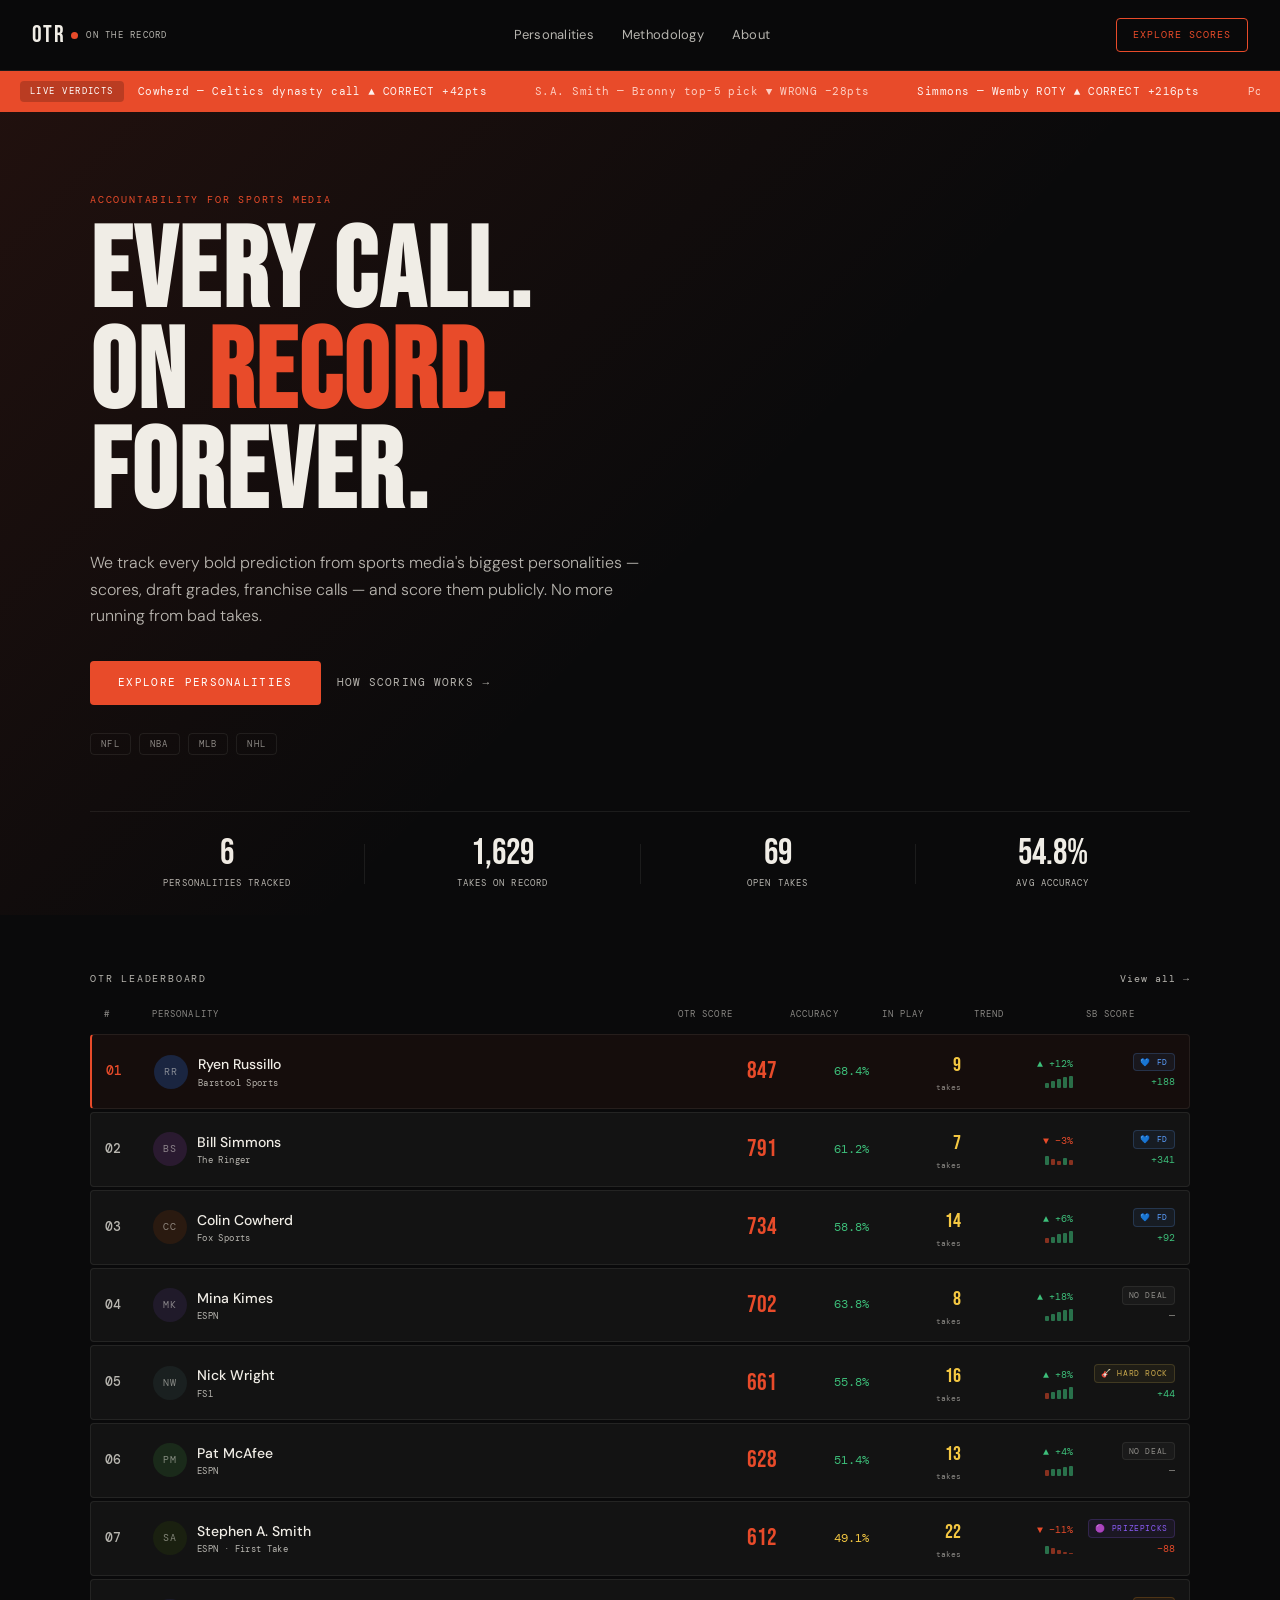
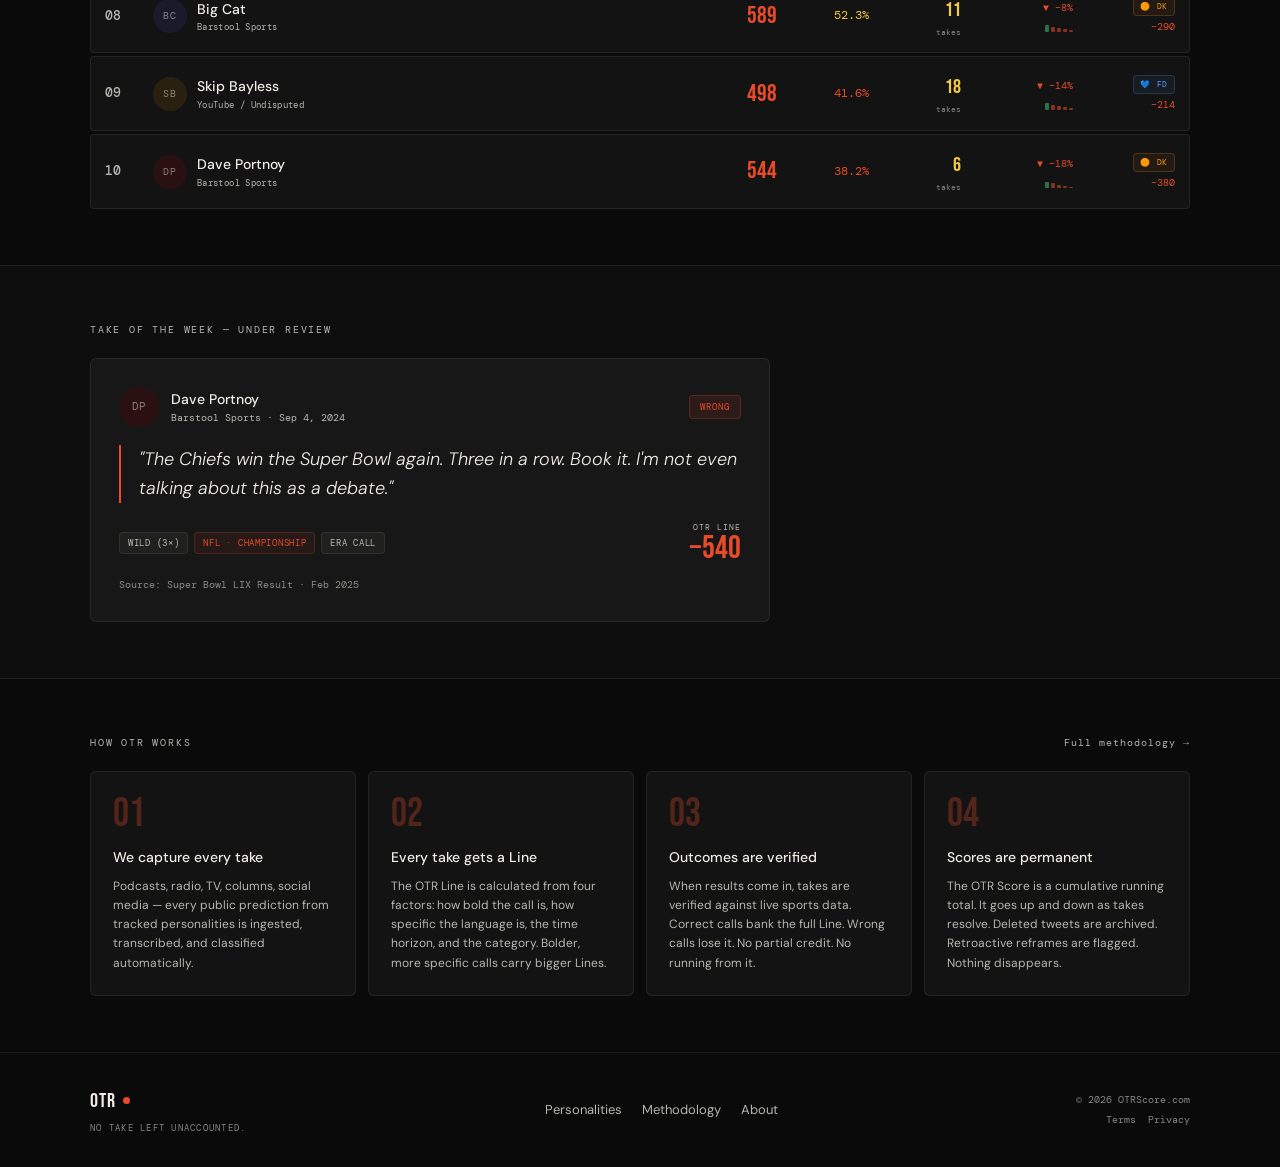
<file: index.html>
<!DOCTYPE html>
<html lang="en">
<head>
<meta charset="UTF-8">
<meta name="viewport" content="width=device-width, initial-scale=1.0">
<meta name="description" content="OTR holds sports media's biggest personalities accountable for every prediction, hot take, and bold call — scored publicly, permanently.">
<meta property="og:title" content="OTR — On The Record">
<meta property="og:description" content="Every take. On record. Forever.">
<meta property="og:image" content="/images/og-image.jpg">
<meta property="og:url" content="https://otrscore.com">
<meta name="twitter:card" content="summary_large_image">
<title>OTR — On The Record | Sports Media Accountability</title>
<link rel="icon" type="image/svg+xml" href="/favicon.svg">
<link rel="preconnect" href="https://fonts.googleapis.com">
<link rel="preconnect" href="https://fonts.gstatic.com" crossorigin>
<link href="https://fonts.googleapis.com/css2?family=Bebas+Neue&family=DM+Mono:wght@400;500&family=DM+Sans:ital,wght@0,300;0,400;0,500;1,300&display=swap" rel="stylesheet">
<link rel="stylesheet" href="/styles/main.css">
</head>
<body>

<!-- NAV -->
<nav class="nav" id="nav">
  <a href="/" class="nav-logo">
    OTR <div class="nav-logo-dot"></div>
    <span class="nav-logo-sub">On The Record</span>
  </a>
  <div class="nav-links">
    <a href="/personalities.html">Personalities</a>
    <a href="/methodology.html">Methodology</a>
    <a href="/about.html">About</a>
  </div>
  <a href="/personalities.html" class="nav-cta">Explore Scores</a>
  <button class="nav-mobile-toggle" id="mobileToggle" aria-label="Menu">&#9776;</button>
</nav>

<!-- MOBILE NAV -->
<div class="mobile-nav" id="mobileNav">
  <a href="/personalities.html">Personalities</a>
  <a href="/methodology.html">Methodology</a>
  <a href="/about.html">About</a>
</div>

<!-- LIVE TICKER -->
<div class="ticker-bar" aria-label="Live verdicts">
  <div class="ticker-label">Live Verdicts</div>
  <div class="ticker-track">
    <div class="ticker-items" id="tickerItems">
      <span class="ticker-item up">Cowherd — Celtics dynasty call ▲ CORRECT +42pts</span>
      <span class="ticker-item down">S.A. Smith — Bronny top-5 pick ▼ WRONG −28pts</span>
      <span class="ticker-item up">Simmons — Wemby ROTY ▲ CORRECT +216pts</span>
      <span class="ticker-item down">Portnoy — Chiefs 3-peat ▼ WRONG −540pts</span>
      <span class="ticker-item up">Russillo — Lakers miss playoffs ▲ CORRECT +33pts</span>
      <span class="ticker-item down">Big Cat — Bears win 12 games ▼ WRONG −41pts</span>
      <span class="ticker-item up">Simmons — Celtics cover −220 💙 FD ▲ CORRECT +82pts</span>
      <span class="ticker-item down">Portnoy — Knicks +7.5 live 🟠 DK ▼ WRONG −248pts</span>
      <!-- duplicated for seamless loop -->
      <span class="ticker-item up">Cowherd — Celtics dynasty call ▲ CORRECT +42pts</span>
      <span class="ticker-item down">S.A. Smith — Bronny top-5 pick ▼ WRONG −28pts</span>
      <span class="ticker-item up">Simmons — Wemby ROTY ▲ CORRECT +216pts</span>
      <span class="ticker-item down">Portnoy — Chiefs 3-peat ▼ WRONG −540pts</span>
      <span class="ticker-item up">Russillo — Lakers miss playoffs ▲ CORRECT +33pts</span>
      <span class="ticker-item down">Big Cat — Bears win 12 games ▼ WRONG −41pts</span>
      <span class="ticker-item up">Simmons — Celtics cover −220 💙 FD ▲ CORRECT +82pts</span>
      <span class="ticker-item down">Portnoy — Knicks +7.5 live 🟠 DK ▼ WRONG −248pts</span>
    </div>
  </div>
</div>

<!-- HERO -->
<section class="hero">
  <div class="hero-bg"></div>
  <div class="hero-content">
    <div class="hero-eyebrow">Accountability for sports media</div>
    <h1 class="hero-headline">
      Every call.<br>
      On <span class="hero-red">Record.</span><br>
      Forever.
    </h1>
    <p class="hero-sub">We track every bold prediction from sports media's biggest personalities — scores, draft grades, franchise calls — and score them publicly. No more running from bad takes.</p>
    <div class="hero-actions">
      <a href="/personalities.html" class="btn-primary">Explore Personalities</a>
      <a href="/methodology.html" class="btn-ghost">How scoring works →</a>
    </div>
    <div class="hero-sports">
      <span class="sport-tag">NFL</span>
      <span class="sport-tag">NBA</span>
      <span class="sport-tag">MLB</span>
      <span class="sport-tag">NHL</span>
    </div>
  </div>
  <div class="hero-stat-strip">
    <div class="hero-stat">
      <div class="hero-stat-val">6</div>
      <div class="hero-stat-label">Personalities tracked</div>
    </div>
    <div class="hero-stat-div"></div>
    <div class="hero-stat">
      <div class="hero-stat-val">1,629</div>
      <div class="hero-stat-label">Takes on record</div>
    </div>
    <div class="hero-stat-div"></div>
    <div class="hero-stat">
      <div class="hero-stat-val">69</div>
      <div class="hero-stat-label">Open takes</div>
    </div>
    <div class="hero-stat-div"></div>
    <div class="hero-stat">
      <div class="hero-stat-val">54.8%</div>
      <div class="hero-stat-label">Avg accuracy</div>
    </div>
  </div>
</section>

<!-- LEADERBOARD -->
<section class="section" id="leaderboard">
  <div class="section-inner">
    <div class="section-head">
      <div class="section-label">OTR Leaderboard</div>
      <a href="/personalities.html" class="section-link">View all →</a>
    </div>

    <div class="lb-table">
      <div class="lb-header">
        <span class="lb-h-rank">#</span>
        <span class="lb-h-name">Personality</span>
        <span class="lb-h-score">OTR Score</span>
        <span class="lb-h-acc">Accuracy</span>
        <span class="lb-h-pending">In Play</span>
        <span class="lb-h-trend">Trend</span>
        <span class="lb-h-sb">SB Score</span>
      </div>

      <a href="/personality/ryen-russillo.html" class="lb-row top">
        <div class="lb-rank top">01</div>
        <div class="lb-identity">
          <div class="lb-avatar" style="background:#1a2540">RR</div>
          <div>
            <div class="lb-name">Ryen Russillo</div>
            <div class="lb-outlet">Barstool Sports</div>
          </div>
        </div>
        <div class="lb-score">847</div>
        <div class="lb-acc up">68.4%</div>
        <div class="lb-pending">
          <span class="pending-num">9</span>
          <span class="pending-label">takes</span>
        </div>
        <div class="lb-trend up">▲ +12%
          <div class="mini-spark">
            <div class="ms" style="height:35%;background:#3DBF7A"></div>
            <div class="ms" style="height:55%;background:#3DBF7A"></div>
            <div class="ms" style="height:75%;background:#3DBF7A"></div>
            <div class="ms" style="height:90%;background:#3DBF7A"></div>
            <div class="ms" style="height:100%;background:#3DBF7A"></div>
          </div>
        </div>
        <div class="lb-sb">
          <div class="sb-flag fd">💙 FD</div>
          <div class="sb-num pos">+188</div>
        </div>
      </a>

      <a href="/personality/bill-simmons.html" class="lb-row">
        <div class="lb-rank">02</div>
        <div class="lb-identity">
          <div class="lb-avatar" style="background:#2a1a30">BS</div>
          <div>
            <div class="lb-name">Bill Simmons</div>
            <div class="lb-outlet">The Ringer</div>
          </div>
        </div>
        <div class="lb-score">791</div>
        <div class="lb-acc up">61.2%</div>
        <div class="lb-pending">
          <span class="pending-num">7</span>
          <span class="pending-label">takes</span>
        </div>
        <div class="lb-trend down">▼ −3%
          <div class="mini-spark">
            <div class="ms" style="height:80%;background:#3DBF7A"></div>
            <div class="ms" style="height:55%;background:#E84B2A"></div>
            <div class="ms" style="height:40%;background:#E84B2A"></div>
            <div class="ms" style="height:60%;background:#3DBF7A"></div>
            <div class="ms" style="height:45%;background:#E84B2A"></div>
          </div>
        </div>
        <div class="lb-sb">
          <div class="sb-flag fd">💙 FD</div>
          <div class="sb-num pos">+341</div>
        </div>
      </a>

      <a href="/personality/colin-cowherd.html" class="lb-row">
        <div class="lb-rank">03</div>
        <div class="lb-identity">
          <div class="lb-avatar" style="background:#2a1a10">CC</div>
          <div>
            <div class="lb-name">Colin Cowherd</div>
            <div class="lb-outlet">Fox Sports</div>
          </div>
        </div>
        <div class="lb-score">734</div>
        <div class="lb-acc up">58.8%</div>
        <div class="lb-pending">
          <span class="pending-num">14</span>
          <span class="pending-label">takes</span>
        </div>
        <div class="lb-trend up">▲ +6%
          <div class="mini-spark">
            <div class="ms" style="height:40%;background:#E84B2A"></div>
            <div class="ms" style="height:55%;background:#3DBF7A"></div>
            <div class="ms" style="height:72%;background:#3DBF7A"></div>
            <div class="ms" style="height:88%;background:#3DBF7A"></div>
            <div class="ms" style="height:100%;background:#3DBF7A"></div>
          </div>
        </div>
        <div class="lb-sb">
          <div class="sb-flag fd">💙 FD</div>
          <div class="sb-num pos">+92</div>
        </div>
      </a>

      <a href="/personality/mina-kimes.html" class="lb-row">
        <div class="lb-rank">04</div>
        <div class="lb-identity">
          <div class="lb-avatar" style="background:#201a2a">MK</div>
          <div>
            <div class="lb-name">Mina Kimes</div>
            <div class="lb-outlet">ESPN</div>
          </div>
        </div>
        <div class="lb-score">702</div>
        <div class="lb-acc up">63.8%</div>
        <div class="lb-pending">
          <span class="pending-num">8</span>
          <span class="pending-label">takes</span>
        </div>
        <div class="lb-trend up">▲ +18%
          <div class="mini-spark">
            <div class="ms" style="height:40%;background:#3DBF7A"></div>
            <div class="ms" style="height:58%;background:#3DBF7A"></div>
            <div class="ms" style="height:74%;background:#3DBF7A"></div>
            <div class="ms" style="height:88%;background:#3DBF7A"></div>
            <div class="ms" style="height:100%;background:#3DBF7A"></div>
          </div>
        </div>
        <div class="lb-sb">
          <div class="sb-flag none">No deal</div>
          <div class="sb-num na">—</div>
        </div>
      </a>

      <a href="/personality/nick-wright.html" class="lb-row">
        <div class="lb-rank">05</div>
        <div class="lb-identity">
          <div class="lb-avatar" style="background:#1a2020">NW</div>
          <div>
            <div class="lb-name">Nick Wright</div>
            <div class="lb-outlet">FS1</div>
          </div>
        </div>
        <div class="lb-score">661</div>
        <div class="lb-acc up">55.8%</div>
        <div class="lb-pending">
          <span class="pending-num">16</span>
          <span class="pending-label">takes</span>
        </div>
        <div class="lb-trend up">▲ +8%
          <div class="mini-spark">
            <div class="ms" style="height:45%;background:#E84B2A"></div>
            <div class="ms" style="height:55%;background:#3DBF7A"></div>
            <div class="ms" style="height:70%;background:#3DBF7A"></div>
            <div class="ms" style="height:85%;background:#3DBF7A"></div>
            <div class="ms" style="height:100%;background:#3DBF7A"></div>
          </div>
        </div>
        <div class="lb-sb">
          <div class="sb-flag" style="background:rgba(201,168,76,0.07);color:#C9A84C;border:1px solid rgba(201,168,76,0.2)">🎸 Hard Rock</div>
          <div class="sb-num pos">+44</div>
        </div>
      </a>

      <a href="/personality/pat-mcafee.html" class="lb-row">
        <div class="lb-rank">06</div>
        <div class="lb-identity">
          <div class="lb-avatar" style="background:#1a2a1a">PM</div>
          <div>
            <div class="lb-name">Pat McAfee</div>
            <div class="lb-outlet">ESPN</div>
          </div>
        </div>
        <div class="lb-score">628</div>
        <div class="lb-acc up">51.4%</div>
        <div class="lb-pending">
          <span class="pending-num">13</span>
          <span class="pending-label">takes</span>
        </div>
        <div class="lb-trend up">▲ +4%
          <div class="mini-spark">
            <div class="ms" style="height:50%;background:#E84B2A"></div>
            <div class="ms" style="height:60%;background:#3DBF7A"></div>
            <div class="ms" style="height:65%;background:#3DBF7A"></div>
            <div class="ms" style="height:80%;background:#3DBF7A"></div>
            <div class="ms" style="height:90%;background:#3DBF7A"></div>
          </div>
        </div>
        <div class="lb-sb">
          <div class="sb-flag none">No deal</div>
          <div class="sb-num na">—</div>
        </div>
      </a>

      <a href="/personality/stephen-a-smith.html" class="lb-row">
        <div class="lb-rank">07</div>
        <div class="lb-identity">
          <div class="lb-avatar" style="background:#1a2010">SA</div>
          <div>
            <div class="lb-name">Stephen A. Smith</div>
            <div class="lb-outlet">ESPN · First Take</div>
          </div>
        </div>
        <div class="lb-score">612</div>
        <div class="lb-acc mid">49.1%</div>
        <div class="lb-pending">
          <span class="pending-num">22</span>
          <span class="pending-label">takes</span>
        </div>
        <div class="lb-trend down">▼ −11%
          <div class="mini-spark">
            <div class="ms" style="height:70%;background:#3DBF7A"></div>
            <div class="ms" style="height:50%;background:#E84B2A"></div>
            <div class="ms" style="height:35%;background:#E84B2A"></div>
            <div class="ms" style="height:22%;background:#E84B2A"></div>
            <div class="ms" style="height:14%;background:#E84B2A"></div>
          </div>
        </div>
        <div class="lb-sb">
          <div class="sb-flag" style="background:rgba(139,92,246,0.07);color:#8B5CF6;border:1px solid rgba(139,92,246,0.2)">🟣 PrizePicks</div>
          <div class="sb-num neg">−88</div>
        </div>
      </a>

      <a href="/personality/big-cat.html" class="lb-row">
        <div class="lb-rank">08</div>
        <div class="lb-identity">
          <div class="lb-avatar" style="background:#1a1a2a">BC</div>
          <div>
            <div class="lb-name">Big Cat</div>
            <div class="lb-outlet">Barstool Sports</div>
          </div>
        </div>
        <div class="lb-score">589</div>
        <div class="lb-acc mid">52.3%</div>
        <div class="lb-pending">
          <span class="pending-num">11</span>
          <span class="pending-label">takes</span>
        </div>
        <div class="lb-trend down">▼ −8%
          <div class="mini-spark">
            <div class="ms" style="height:60%;background:#3DBF7A"></div>
            <div class="ms" style="height:45%;background:#E84B2A"></div>
            <div class="ms" style="height:36%;background:#E84B2A"></div>
            <div class="ms" style="height:28%;background:#E84B2A"></div>
            <div class="ms" style="height:20%;background:#E84B2A"></div>
          </div>
        </div>
        <div class="lb-sb">
          <div class="sb-flag dk">🟠 DK</div>
          <div class="sb-num neg">−290</div>
        </div>
      </a>

      <a href="/personality/skip-bayless.html" class="lb-row">
        <div class="lb-rank">09</div>
        <div class="lb-identity">
          <div class="lb-avatar" style="background:#2a2010">SB</div>
          <div>
            <div class="lb-name">Skip Bayless</div>
            <div class="lb-outlet">YouTube / Undisputed</div>
          </div>
        </div>
        <div class="lb-score">498</div>
        <div class="lb-acc down">41.6%</div>
        <div class="lb-pending">
          <span class="pending-num">18</span>
          <span class="pending-label">takes</span>
        </div>
        <div class="lb-trend down">▼ −14%
          <div class="mini-spark">
            <div class="ms" style="height:55%;background:#3DBF7A"></div>
            <div class="ms" style="height:40%;background:#E84B2A"></div>
            <div class="ms" style="height:30%;background:#E84B2A"></div>
            <div class="ms" style="height:20%;background:#E84B2A"></div>
            <div class="ms" style="height:12%;background:#E84B2A"></div>
          </div>
        </div>
        <div class="lb-sb">
          <div class="sb-flag fd">💙 FD</div>
          <div class="sb-num neg">−214</div>
        </div>
      </a>

      <a href="/personality/dave-portnoy.html" class="lb-row">
        <div class="lb-rank">10</div>
        <div class="lb-identity">
          <div class="lb-avatar" style="background:#2a1010">DP</div>
          <div>
            <div class="lb-name">Dave Portnoy</div>
            <div class="lb-outlet">Barstool Sports</div>
          </div>
        </div>
        <div class="lb-score">544</div>
        <div class="lb-acc down">38.2%</div>
        <div class="lb-pending">
          <span class="pending-num">6</span>
          <span class="pending-label">takes</span>
        </div>
        <div class="lb-trend down">▼ −18%
          <div class="mini-spark">
            <div class="ms" style="height:50%;background:#3DBF7A"></div>
            <div class="ms" style="height:35%;background:#E84B2A"></div>
            <div class="ms" style="height:25%;background:#E84B2A"></div>
            <div class="ms" style="height:15%;background:#E84B2A"></div>
            <div class="ms" style="height:8%;background:#E84B2A"></div>
          </div>
        </div>
        <div class="lb-sb">
          <div class="sb-flag dk">🟠 DK</div>
          <div class="sb-num neg">−380</div>
        </div>
      </a>
    </div>
  </div>
</section>

<!-- FEATURED TAKE -->
<section class="section alt" id="featured">
  <div class="section-inner">
    <div class="section-head">
      <div class="section-label">Take of the Week — Under Review</div>
    </div>
    <div class="featured-take">
      <div class="ft-who">
        <div class="ft-avatar" style="background:#2a1010">DP</div>
        <div>
          <div class="ft-name">Dave Portnoy</div>
          <div class="ft-outlet">Barstool Sports · Sep 4, 2024</div>
        </div>
        <div class="ft-verdict wrong">WRONG</div>
      </div>
      <blockquote class="ft-quote">
        "The Chiefs win the Super Bowl again. Three in a row. Book it. I'm not even talking about this as a debate."
      </blockquote>
      <div class="ft-meta">
        <div class="ft-tags">
          <span class="call-tag diff">Wild (3×)</span>
          <span class="call-tag cat">NFL · Championship</span>
          <span class="call-tag horizon">Era call</span>
        </div>
        <div class="ft-line">
          <div class="ft-line-label">OTR Line</div>
          <div class="ft-line-num wrong">−540</div>
        </div>
      </div>
      <div class="ft-source">Source: Super Bowl LIX Result · Feb 2025</div>
    </div>
  </div>
</section>

<!-- HOW IT WORKS -->
<section class="section" id="how">
  <div class="section-inner">
    <div class="section-head">
      <div class="section-label">How OTR Works</div>
      <a href="/methodology.html" class="section-link">Full methodology →</a>
    </div>
    <div class="how-grid">
      <div class="how-card">
        <div class="how-num">01</div>
        <div class="how-title">We capture every take</div>
        <div class="how-desc">Podcasts, radio, TV, columns, social media — every public prediction from tracked personalities is ingested, transcribed, and classified automatically.</div>
      </div>
      <div class="how-card">
        <div class="how-num">02</div>
        <div class="how-title">Every take gets a Line</div>
        <div class="how-desc">The OTR Line is calculated from four factors: how bold the call is, how specific the language is, the time horizon, and the category. Bolder, more specific calls carry bigger Lines.</div>
      </div>
      <div class="how-card">
        <div class="how-num">03</div>
        <div class="how-title">Outcomes are verified</div>
        <div class="how-desc">When results come in, takes are verified against live sports data. Correct calls bank the full Line. Wrong calls lose it. No partial credit. No running from it.</div>
      </div>
      <div class="how-card">
        <div class="how-num">04</div>
        <div class="how-title">Scores are permanent</div>
        <div class="how-desc">The OTR Score is a cumulative running total. It goes up and down as takes resolve. Deleted tweets are archived. Retroactive reframes are flagged. Nothing disappears.</div>
      </div>
    </div>
  </div>
</section>

<!-- FOOTER -->
<footer class="footer">
  <div class="footer-inner">
    <div class="footer-left">
      <div class="footer-logo">OTR <div class="nav-logo-dot"></div></div>
      <div class="footer-tagline">No take left unaccounted.</div>
    </div>
    <div class="footer-links">
      <a href="/personalities.html">Personalities</a>
      <a href="/methodology.html">Methodology</a>
      <a href="/about.html">About</a>
    </div>
    <div class="footer-right">
      <div class="footer-copy">© 2026 OTRScore.com</div>
      <div class="footer-legal">
        <a href="/terms.html">Terms</a>
        <a href="/privacy.html">Privacy</a>
      </div>
    </div>
  </div>
</footer>

<script src="/scripts/main.js"></script>
</body>
</html>
</file>
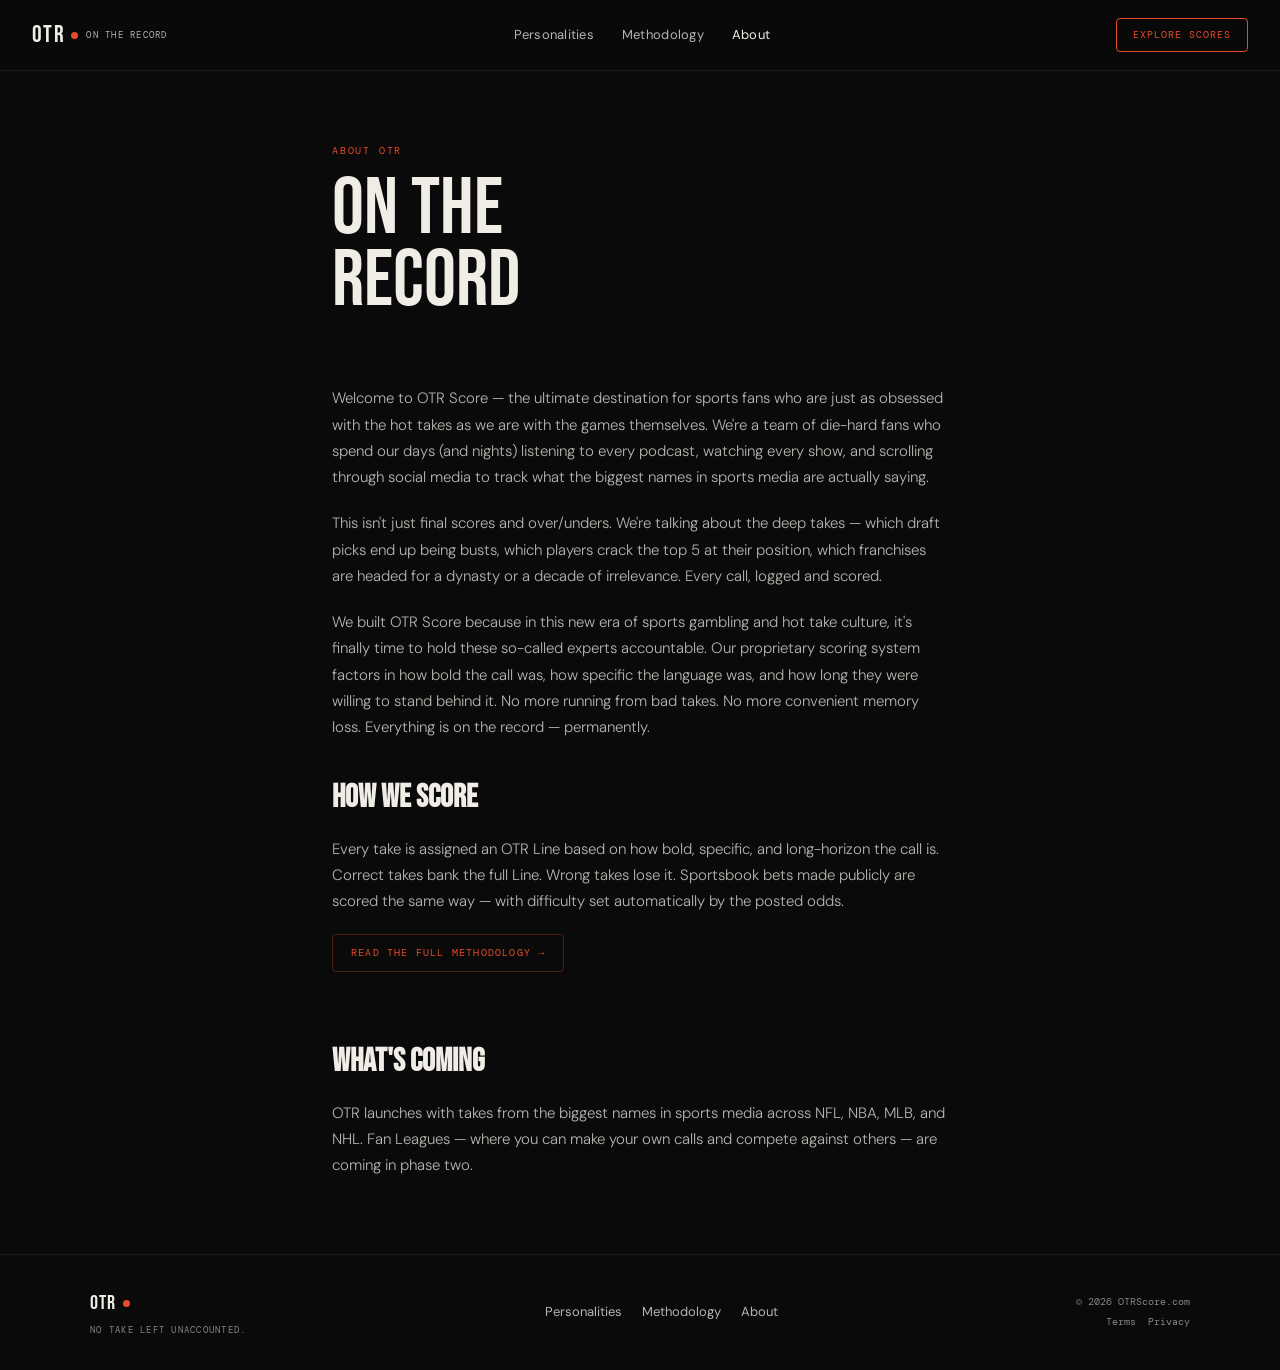
<file: about.html>
<!DOCTYPE html>
<html lang="en">
<head>
<meta charset="UTF-8">
<meta name="viewport" content="width=device-width, initial-scale=1.0">
<meta name="description" content="About OTR — On The Record. Sports media accountability, scored.">
<title>About — OTRScore.com</title>
<link rel="icon" type="image/svg+xml" href="/favicon.svg">
<link rel="preconnect" href="https://fonts.googleapis.com">
<link rel="preconnect" href="https://fonts.gstatic.com" crossorigin>
<link href="https://fonts.googleapis.com/css2?family=Bebas+Neue&family=DM+Mono:wght@400;500&family=DM+Sans:ital,wght@0,300;0,400;0,500;1,300&display=swap" rel="stylesheet">
<link rel="stylesheet" href="/styles/main.css">
</head>
<body>

<nav class="nav" id="nav">
  <a href="/" class="nav-logo">OTR <div class="nav-logo-dot"></div><span class="nav-logo-sub">On The Record</span></a>
  <div class="nav-links">
    <a href="/personalities.html">Personalities</a>
    <a href="/methodology.html">Methodology</a>
    <a href="/about.html" style="color:var(--ink)">About</a>
  </div>
  <a href="/personalities.html" class="nav-cta">Explore Scores</a>
  <button class="nav-mobile-toggle" id="mobileToggle" aria-label="Menu">&#9776;</button>
</nav>
<div class="mobile-nav" id="mobileNav">
  <a href="/personalities.html">Personalities</a>
  <a href="/methodology.html">Methodology</a>
  <a href="/about.html">About</a>
</div>

<div class="about-hero">
  <div class="method-hero-label">About OTR</div>
  <div class="method-hero-title">On The<br>Record</div>
</div>

<div class="about-body">
  <p>Welcome to OTR Score — the ultimate destination for sports fans who are just as obsessed with the hot takes as we are with the games themselves. We're a team of die-hard fans who spend our days (and nights) listening to every podcast, watching every show, and scrolling through social media to track what the biggest names in sports media are actually saying.</p>
  <p>This isn't just final scores and over/unders. We're talking about the deep takes — which draft picks end up being busts, which players crack the top 5 at their position, which franchises are headed for a dynasty or a decade of irrelevance. Every call, logged and scored.</p>
  <p>We built OTR Score because in this new era of sports gambling and hot take culture, it's finally time to hold these so-called experts accountable. Our proprietary scoring system factors in how bold the call was, how specific the language was, and how long they were willing to stand behind it. No more running from bad takes. No more convenient memory loss. Everything is on the record — permanently.</p>
  <h2>How we score</h2>
  <p>Every take is assigned an OTR Line based on how bold, specific, and long-horizon the call is. Correct takes bank the full Line. Wrong takes lose it. Sportsbook bets made publicly are scored the same way — with difficulty set automatically by the posted odds.</p>
  <a href="/methodology.html" style="display:inline-block;font-family:var(--font-mono);font-size:10px;letter-spacing:0.12em;text-transform:uppercase;color:var(--red);border:1px solid rgba(232,75,42,0.3);padding:10px 18px;border-radius:var(--radius);margin-bottom:32px;transition:background 0.15s" onmouseover="this.style.background='rgba(232,75,42,0.08)'" onmouseout="this.style.background='none'">Read the full methodology →</a>
  <h2>What's coming</h2>
  <p>OTR launches with takes from the biggest names in sports media across NFL, NBA, MLB, and NHL. Fan Leagues — where you can make your own calls and compete against others — are coming in phase two.</p>
</div>

<footer class="footer">
  <div class="footer-inner">
    <div class="footer-left">
      <div class="footer-logo">OTR <div class="nav-logo-dot"></div></div>
      <div class="footer-tagline">No take left unaccounted.</div>
    </div>
    <div class="footer-links">
      <a href="/personalities.html">Personalities</a>
      <a href="/methodology.html">Methodology</a>
      <a href="/about.html">About</a>
    </div>
    <div class="footer-right">
      <div class="footer-copy">© 2026 OTRScore.com</div>
      <div class="footer-legal"><a href="/terms.html">Terms</a><a href="/privacy.html">Privacy</a></div>
    </div>
  </div>
</footer>

<script src="/scripts/main.js"></script>
</body>
</html>
</file>
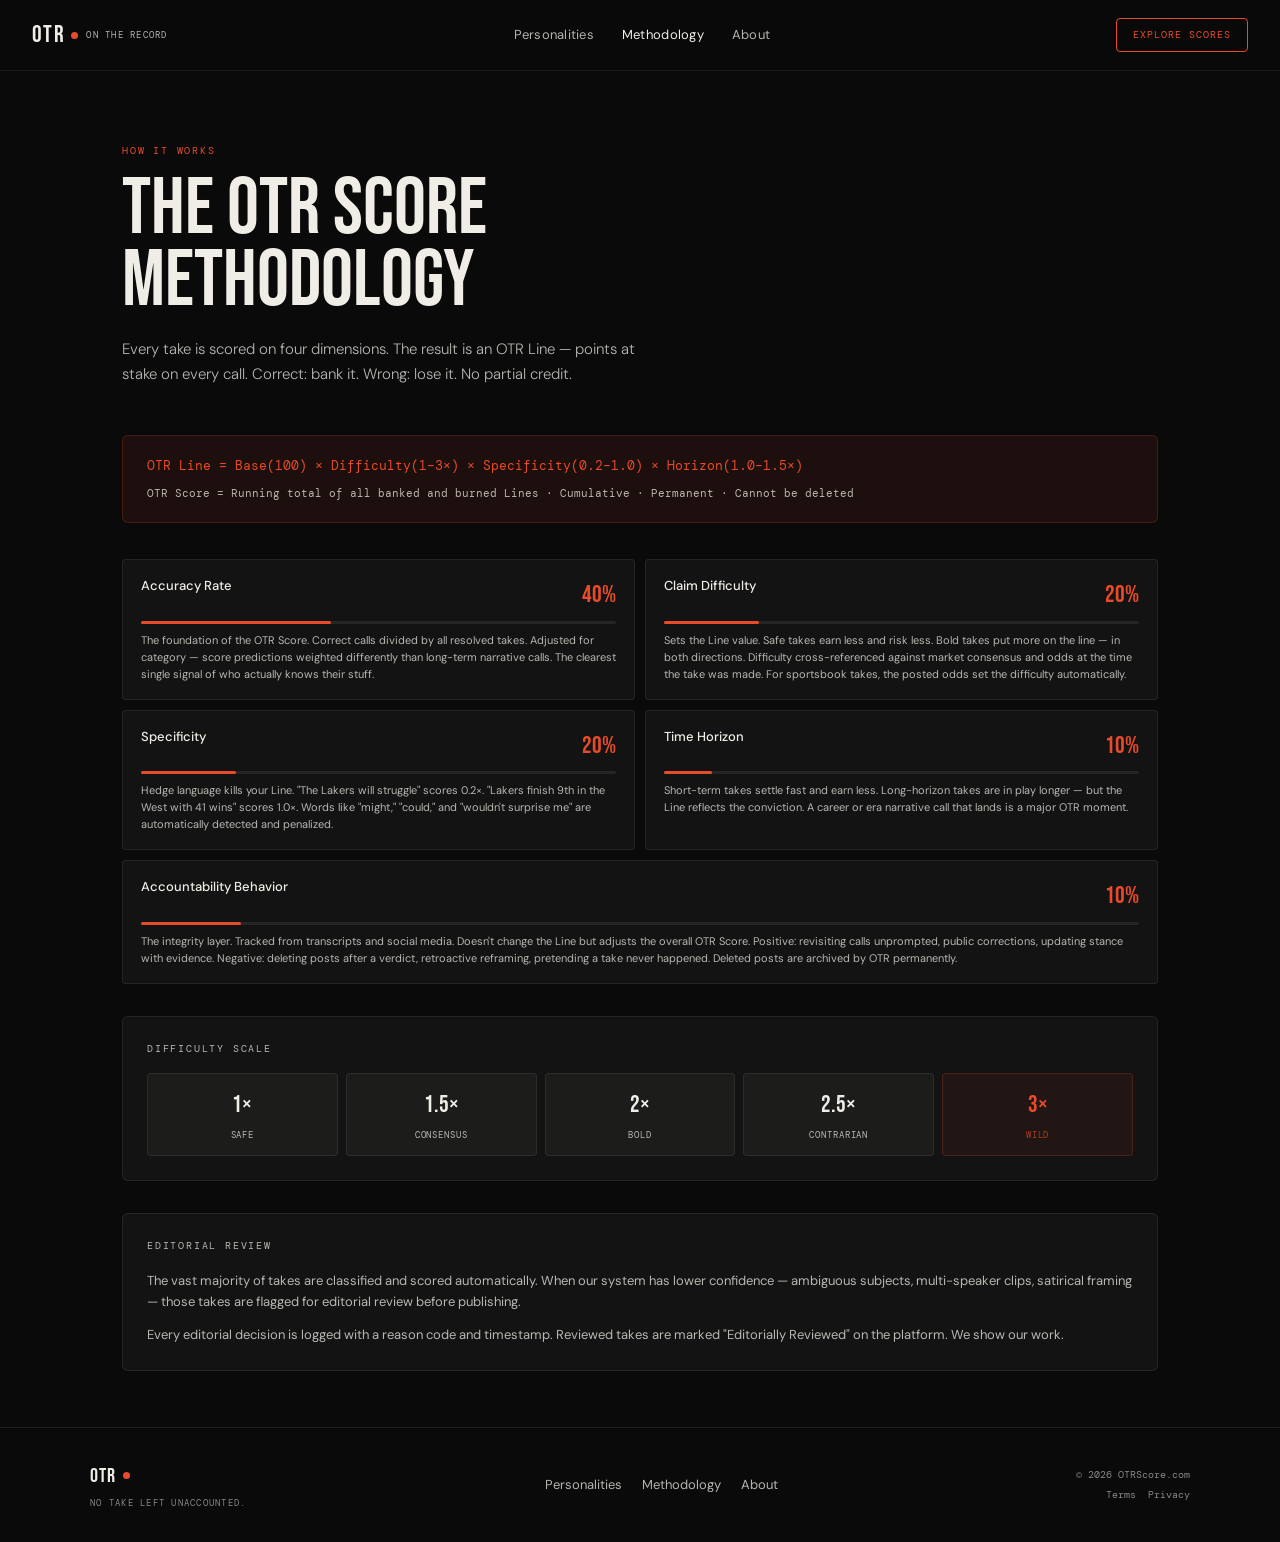
<file: methodology.html>
<!DOCTYPE html>
<html lang="en">
<head>
<meta charset="UTF-8">
<meta name="viewport" content="width=device-width, initial-scale=1.0">
<meta name="description" content="How the OTR Score works — the methodology behind scoring sports media takes.">
<title>Methodology — OTRScore.com</title>
<link rel="icon" type="image/svg+xml" href="/favicon.svg">
<link rel="preconnect" href="https://fonts.googleapis.com">
<link rel="preconnect" href="https://fonts.gstatic.com" crossorigin>
<link href="https://fonts.googleapis.com/css2?family=Bebas+Neue&family=DM+Mono:wght@400;500&family=DM+Sans:ital,wght@0,300;0,400;0,500;1,300&display=swap" rel="stylesheet">
<link rel="stylesheet" href="/styles/main.css">
</head>
<body>

<nav class="nav" id="nav">
  <a href="/" class="nav-logo">OTR <div class="nav-logo-dot"></div><span class="nav-logo-sub">On The Record</span></a>
  <div class="nav-links">
    <a href="/personalities.html">Personalities</a>
    <a href="/methodology.html" style="color:var(--ink)">Methodology</a>
    <a href="/about.html">About</a>
  </div>
  <a href="/personalities.html" class="nav-cta">Explore Scores</a>
  <button class="nav-mobile-toggle" id="mobileToggle" aria-label="Menu">&#9776;</button>
</nav>
<div class="mobile-nav" id="mobileNav">
  <a href="/personalities.html">Personalities</a>
  <a href="/methodology.html">Methodology</a>
  <a href="/about.html">About</a>
</div>

<div class="method-hero">
  <div class="method-hero-label">How it works</div>
  <div class="method-hero-title">The OTR Score<br>Methodology</div>
  <p class="method-hero-sub">Every take is scored on four dimensions. The result is an OTR Line — points at stake on every call. Correct: bank it. Wrong: lose it. No partial credit.</p>
</div>

<div class="method-body">

  <div class="method-formula">
    <div class="method-formula-main">OTR Line = Base(100) × Difficulty(1–3×) × Specificity(0.2–1.0) × Horizon(1.0–1.5×)</div>
    <div class="method-formula-sub">OTR Score = Running total of all banked and burned Lines · Cumulative · Permanent · Cannot be deleted</div>
  </div>

  <div class="method-dims">
    <div class="method-dim">
      <div class="method-dim-top"><div class="method-dim-name">Accuracy Rate</div><div class="method-dim-weight">40%</div></div>
      <div class="method-dim-bar-bg"><div class="method-dim-bar-fill" style="width:40%"></div></div>
      <div class="method-dim-desc">The foundation of the OTR Score. Correct calls divided by all resolved takes. Adjusted for category — score predictions weighted differently than long-term narrative calls. The clearest single signal of who actually knows their stuff.</div>
    </div>
    <div class="method-dim">
      <div class="method-dim-top"><div class="method-dim-name">Claim Difficulty</div><div class="method-dim-weight">20%</div></div>
      <div class="method-dim-bar-bg"><div class="method-dim-bar-fill" style="width:20%"></div></div>
      <div class="method-dim-desc">Sets the Line value. Safe takes earn less and risk less. Bold takes put more on the line — in both directions. Difficulty cross-referenced against market consensus and odds at the time the take was made. For sportsbook takes, the posted odds set the difficulty automatically.</div>
    </div>
    <div class="method-dim">
      <div class="method-dim-top"><div class="method-dim-name">Specificity</div><div class="method-dim-weight">20%</div></div>
      <div class="method-dim-bar-bg"><div class="method-dim-bar-fill" style="width:20%"></div></div>
      <div class="method-dim-desc">Hedge language kills your Line. "The Lakers will struggle" scores 0.2×. "Lakers finish 9th in the West with 41 wins" scores 1.0×. Words like "might," "could," and "wouldn't surprise me" are automatically detected and penalized.</div>
    </div>
    <div class="method-dim">
      <div class="method-dim-top"><div class="method-dim-name">Time Horizon</div><div class="method-dim-weight">10%</div></div>
      <div class="method-dim-bar-bg"><div class="method-dim-bar-fill" style="width:10%"></div></div>
      <div class="method-dim-desc">Short-term takes settle fast and earn less. Long-horizon takes are in play longer — but the Line reflects the conviction. A career or era narrative call that lands is a major OTR moment.</div>
    </div>
    <div class="method-dim full">
      <div class="method-dim-top"><div class="method-dim-name">Accountability Behavior</div><div class="method-dim-weight">10%</div></div>
      <div class="method-dim-bar-bg"><div class="method-dim-bar-fill" style="width:10%"></div></div>
      <div class="method-dim-desc">The integrity layer. Tracked from transcripts and social media. Doesn't change the Line but adjusts the overall OTR Score. Positive: revisiting calls unprompted, public corrections, updating stance with evidence. Negative: deleting posts after a verdict, retroactive reframing, pretending a take never happened. Deleted posts are archived by OTR permanently.</div>
    </div>
  </div>

  <div style="background:var(--surface);border:1px solid var(--border);border-radius:var(--radius-lg);padding:24px;margin-bottom:32px">
    <div class="section-label" style="margin-bottom:16px">Difficulty Scale</div>
    <div style="display:grid;grid-template-columns:repeat(5,1fr);gap:8px">
      <div style="background:rgba(240,237,230,0.04);border:1px solid var(--border);border-radius:var(--radius);padding:12px;text-align:center">
        <div style="font-family:var(--font-display);font-size:24px;color:var(--ink)">1×</div>
        <div style="font-family:var(--font-mono);font-size:9px;letter-spacing:0.1em;text-transform:uppercase;color:var(--muted);margin-top:4px">Safe</div>
      </div>
      <div style="background:rgba(240,237,230,0.04);border:1px solid var(--border);border-radius:var(--radius);padding:12px;text-align:center">
        <div style="font-family:var(--font-display);font-size:24px;color:var(--ink)">1.5×</div>
        <div style="font-family:var(--font-mono);font-size:9px;letter-spacing:0.1em;text-transform:uppercase;color:var(--muted);margin-top:4px">Consensus</div>
      </div>
      <div style="background:rgba(240,237,230,0.04);border:1px solid var(--border);border-radius:var(--radius);padding:12px;text-align:center">
        <div style="font-family:var(--font-display);font-size:24px;color:var(--ink)">2×</div>
        <div style="font-family:var(--font-mono);font-size:9px;letter-spacing:0.1em;text-transform:uppercase;color:var(--muted);margin-top:4px">Bold</div>
      </div>
      <div style="background:rgba(240,237,230,0.04);border:1px solid var(--border);border-radius:var(--radius);padding:12px;text-align:center">
        <div style="font-family:var(--font-display);font-size:24px;color:var(--ink)">2.5×</div>
        <div style="font-family:var(--font-mono);font-size:9px;letter-spacing:0.1em;text-transform:uppercase;color:var(--muted);margin-top:4px">Contrarian</div>
      </div>
      <div style="background:rgba(232,75,42,0.07);border:1px solid rgba(232,75,42,0.2);border-radius:var(--radius);padding:12px;text-align:center">
        <div style="font-family:var(--font-display);font-size:24px;color:var(--red)">3×</div>
        <div style="font-family:var(--font-mono);font-size:9px;letter-spacing:0.1em;text-transform:uppercase;color:var(--red);opacity:0.7;margin-top:4px">Wild</div>
      </div>
    </div>
  </div>

  <div style="background:var(--surface);border:1px solid var(--border);border-radius:var(--radius-lg);padding:24px">
    <div class="section-label" style="margin-bottom:16px">Editorial Review</div>
    <p style="font-size:13px;color:var(--muted);line-height:1.65;margin-bottom:12px">The vast majority of takes are classified and scored automatically. When our system has lower confidence — ambiguous subjects, multi-speaker clips, satirical framing — those takes are flagged for editorial review before publishing.</p>
    <p style="font-size:13px;color:var(--muted);line-height:1.65">Every editorial decision is logged with a reason code and timestamp. Reviewed takes are marked "Editorially Reviewed" on the platform. We show our work.</p>
  </div>

</div>

<footer class="footer">
  <div class="footer-inner">
    <div class="footer-left">
      <div class="footer-logo">OTR <div class="nav-logo-dot"></div></div>
      <div class="footer-tagline">No take left unaccounted.</div>
    </div>
    <div class="footer-links">
      <a href="/personalities.html">Personalities</a>
      <a href="/methodology.html">Methodology</a>
      <a href="/about.html">About</a>
    </div>
    <div class="footer-right">
      <div class="footer-copy">© 2026 OTRScore.com</div>
      <div class="footer-legal"><a href="/terms.html">Terms</a><a href="/privacy.html">Privacy</a></div>
    </div>
  </div>
</footer>

<script src="/scripts/main.js"></script>
</body>
</html>
</file>
<file: styles/main.css>
/* ============================================
   OTRScore.com — Main Stylesheet
   ============================================ */

/* FONTS */
@import url('https://fonts.googleapis.com/css2?family=Bebas+Neue&family=DM+Mono:wght@400;500&family=DM+Sans:ital,wght@0,300;0,400;0,500;1,300&display=swap');

/* RESET & BASE */
*, *::before, *::after { box-sizing: border-box; margin: 0; padding: 0; }

:root {
  --red: #E84B2A;
  --red-dim: rgba(232,75,42,0.08);
  --red-border: rgba(232,75,42,0.2);
  --green: #3DBF7A;
  --yellow: #F5C842;
  --ink: #F0EDE6;
  --bg: #0A0A0B;
  --bg-alt: #0E0E0F;
  --surface: rgba(240,237,230,0.04);
  --surface-hover: rgba(240,237,230,0.07);
  --border: rgba(240,237,230,0.08);
  --border-mid: rgba(240,237,230,0.14);
  --muted: rgba(240,237,230,0.75);
  --muted-2: rgba(240,237,230,0.55);
  --fd: #5B9FFF;
  --dk: #F7941D;
  --font-display: 'Bebas Neue', sans-serif;
  --font-mono: 'DM Mono', monospace;
  --font-body: 'DM Sans', sans-serif;
  --radius: 4px;
  --radius-lg: 6px;
  --max-width: 1100px;
}

html { background: var(--bg); scroll-behavior: smooth; }
body {
  font-family: var(--font-body);
  background: var(--bg);
  color: var(--ink);
  line-height: 1.6;
  -webkit-font-smoothing: antialiased;
}
a { text-decoration: none; color: inherit; }
img { max-width: 100%; display: block; }

/* ── NAVIGATION ── */
.nav {
  display: flex;
  align-items: center;
  justify-content: space-between;
  padding: 16px 32px;
  border-bottom: 1px solid var(--border);
  position: sticky;
  top: 0;
  background: rgba(10,10,11,0.96);
  backdrop-filter: blur(12px);
  z-index: 200;
  gap: 16px;
}
.nav-logo {
  font-family: var(--font-display);
  font-size: 24px;
  letter-spacing: 0.06em;
  display: flex;
  align-items: center;
  gap: 6px;
  flex-shrink: 0;
}
.nav-logo-dot {
  width: 7px; height: 7px;
  border-radius: 50%;
  background: var(--red);
}
.nav-logo-sub {
  font-family: var(--font-mono);
  font-size: 9px;
  letter-spacing: 0.14em;
  text-transform: uppercase;
  color: var(--muted);
  margin-left: 2px;
}
.nav-links {
  display: flex;
  gap: 28px;
  font-size: 13px;
  color: var(--muted);
  letter-spacing: 0.02em;
}
.nav-links a:hover { color: var(--ink); }
.nav-cta {
  font-family: var(--font-mono);
  font-size: 10px;
  letter-spacing: 0.1em;
  text-transform: uppercase;
  border: 1px solid var(--red);
  color: var(--red);
  padding: 8px 16px;
  border-radius: var(--radius);
  transition: background 0.15s, color 0.15s;
  white-space: nowrap;
}
.nav-cta:hover { background: var(--red); color: #fff; }
.nav-mobile-toggle {
  display: none;
  background: none;
  border: 1px solid var(--border);
  color: var(--ink);
  padding: 6px 10px;
  border-radius: var(--radius);
  cursor: pointer;
  font-size: 16px;
}
.mobile-nav {
  display: none;
  flex-direction: column;
  background: #0E0E0F;
  border-bottom: 1px solid var(--border);
  padding: 12px 32px;
  gap: 12px;
}
.mobile-nav a { font-size: 14px; color: var(--muted); }
.mobile-nav a:hover { color: var(--ink); }
.mobile-nav.open { display: flex; }

/* ── TICKER ── */
.ticker-bar {
  display: flex;
  align-items: center;
  gap: 14px;
  padding: 10px 20px;
  background: var(--red);
  overflow: hidden;
}
.ticker-label {
  font-family: var(--font-mono);
  font-size: 9px;
  letter-spacing: 0.16em;
  text-transform: uppercase;
  color: #fff;
  white-space: nowrap;
  background: rgba(0,0,0,0.2);
  padding: 3px 10px;
  border-radius: var(--radius);
  flex-shrink: 0;
}
.ticker-track { flex: 1; overflow: hidden; }
.ticker-items {
  display: flex;
  gap: 48px;
  white-space: nowrap;
  animation: ticker-scroll 40s linear infinite;
}
.ticker-item {
  font-family: var(--font-mono);
  font-size: 11px;
  letter-spacing: 0.04em;
  color: rgba(255,255,255,0.92);
}
.ticker-item.down { color: rgba(255,220,210,0.9); }
@keyframes ticker-scroll {
  0% { transform: translateX(0); }
  100% { transform: translateX(-50%); }
}

/* ── HERO ── */
.hero {
  position: relative;
  padding: 80px 32px 0;
  overflow: hidden;
}
.hero-bg {
  position: absolute;
  inset: 0;
  background: linear-gradient(135deg, rgba(232,75,42,0.1) 0%, transparent 55%);
  pointer-events: none;
}
.hero-content {
  position: relative;
  max-width: var(--max-width);
  margin: 0 auto;
}
.hero-eyebrow {
  font-family: var(--font-mono);
  font-size: 10px;
  letter-spacing: 0.18em;
  text-transform: uppercase;
  color: var(--red);
  margin-bottom: 16px;
}
.hero-headline {
  font-family: var(--font-display);
  font-size: clamp(64px, 10vw, 112px);
  line-height: 0.9;
  letter-spacing: 0.02em;
  margin-bottom: 24px;
}
.hero-red { color: var(--red); }
.hero-sub {
  font-size: 16px;
  line-height: 1.65;
  color: var(--muted);
  max-width: 560px;
  font-weight: 300;
  margin-bottom: 32px;
}
.hero-actions {
  display: flex;
  gap: 16px;
  align-items: center;
  margin-bottom: 28px;
  flex-wrap: wrap;
}
.btn-primary {
  font-family: var(--font-mono);
  font-size: 11px;
  letter-spacing: 0.12em;
  text-transform: uppercase;
  background: var(--red);
  color: #fff;
  padding: 13px 28px;
  border-radius: var(--radius);
  transition: opacity 0.15s;
}
.btn-primary:hover { opacity: 0.88; }
.btn-ghost {
  font-family: var(--font-mono);
  font-size: 11px;
  letter-spacing: 0.1em;
  text-transform: uppercase;
  color: var(--muted);
  transition: color 0.15s;
}
.btn-ghost:hover { color: var(--ink); }
.hero-sports {
  display: flex;
  gap: 8px;
  margin-bottom: 56px;
}
.sport-tag {
  font-family: var(--font-mono);
  font-size: 9px;
  letter-spacing: 0.14em;
  text-transform: uppercase;
  padding: 3px 10px;
  border: 1px solid var(--border);
  border-radius: var(--radius);
  color: var(--muted-2);
}
.hero-stat-strip {
  display: flex;
  align-items: center;
  gap: 0;
  border-top: 1px solid var(--border);
  padding: 24px 0;
  max-width: var(--max-width);
  margin: 0 auto;
}
.hero-stat { flex: 1; text-align: center; }
.hero-stat-val {
  font-family: var(--font-display);
  font-size: 36px;
  color: var(--ink);
  line-height: 1;
  margin-bottom: 4px;
}
.hero-stat-label {
  font-family: var(--font-mono);
  font-size: 9px;
  letter-spacing: 0.12em;
  text-transform: uppercase;
  color: var(--muted);
}
.hero-stat-div {
  width: 1px;
  height: 40px;
  background: var(--border);
}

/* ── SECTIONS ── */
.section { padding: 56px 32px; }
.section.alt { background: var(--bg-alt); border-top: 1px solid var(--border); border-bottom: 1px solid var(--border); }
.section-inner { max-width: var(--max-width); margin: 0 auto; }
.section-head {
  display: flex;
  align-items: baseline;
  justify-content: space-between;
  margin-bottom: 20px;
}
.section-label {
  font-family: var(--font-mono);
  font-size: 10px;
  letter-spacing: 0.18em;
  text-transform: uppercase;
  color: var(--muted);
}
.section-link {
  font-family: var(--font-mono);
  font-size: 10px;
  letter-spacing: 0.1em;
  color: var(--muted);
  transition: color 0.15s;
}
.section-link:hover { color: var(--ink); }

/* ── LEADERBOARD ── */
.lb-table { display: flex; flex-direction: column; gap: 3px; }
.lb-header {
  display: grid;
  grid-template-columns: 36px 1fr 100px 80px 80px 100px 90px;
  gap: 12px;
  padding: 0 14px 10px;
  font-family: var(--font-mono);
  font-size: 9px;
  letter-spacing: 0.12em;
  text-transform: uppercase;
  color: var(--muted-2);
}
.lb-row {
  display: grid;
  grid-template-columns: 36px 1fr 100px 80px 80px 100px 90px;
  gap: 12px;
  align-items: center;
  padding: 14px;
  background: var(--surface);
  border: 1px solid var(--border);
  border-radius: var(--radius);
  transition: border-color 0.15s, background 0.15s;
  cursor: pointer;
}
.lb-row:hover { border-color: var(--border-mid); background: var(--surface-hover); }
.lb-row.top {
  border-left: 2px solid var(--red);
  background: rgba(232,75,42,0.05);
}
.lb-rank {
  font-family: var(--font-mono);
  font-size: 13px;
  color: var(--muted);
  font-weight: 500;
}
.lb-rank.top { color: var(--red); }
.lb-identity { display: flex; align-items: center; gap: 10px; }
.lb-avatar {
  width: 34px; height: 34px;
  border-radius: 50%;
  display: flex; align-items: center; justify-content: center;
  font-family: var(--font-mono);
  font-size: 10px;
  letter-spacing: 0.06em;
  color: rgba(240,237,230,0.5);
  flex-shrink: 0;
}
.lb-name { font-size: 14px; font-weight: 500; }
.lb-outlet { font-family: var(--font-mono); font-size: 9px; color: var(--muted); letter-spacing: 0.04em; }
.lb-score { font-family: var(--font-display); font-size: 24px; color: var(--red); text-align: right; }
.lb-acc { font-family: var(--font-mono); font-size: 12px; text-align: right; }
.lb-acc.up { color: var(--green); }
.lb-acc.mid { color: var(--yellow); }
.lb-acc.down { color: var(--red); }
.lb-pending { text-align: right; }
.pending-num { font-family: var(--font-display); font-size: 20px; color: var(--yellow); }
.pending-label { font-family: var(--font-mono); font-size: 8px; color: var(--muted-2); display: block; }
.lb-trend {
  font-family: var(--font-mono);
  font-size: 10px;
  text-align: right;
  display: flex;
  flex-direction: column;
  align-items: flex-end;
  gap: 4px;
}
.lb-trend.up { color: var(--green); }
.lb-trend.down { color: var(--red); }
.mini-spark {
  display: flex;
  align-items: flex-end;
  gap: 2px;
  height: 12px;
}
.ms {
  width: 4px;
  border-radius: 1px;
  opacity: 0.55;
}
.lb-sb { display: flex; flex-direction: column; align-items: flex-end; gap: 3px; }
.sb-flag {
  font-family: var(--font-mono);
  font-size: 8px;
  letter-spacing: 0.08em;
  text-transform: uppercase;
  padding: 2px 6px;
  border-radius: var(--radius);
  border: 1px solid;
}
.sb-flag.fd { background: rgba(91,159,255,0.07); color: var(--fd); border-color: rgba(91,159,255,0.2); }
.sb-flag.dk { background: rgba(247,148,29,0.07); color: var(--dk); border-color: rgba(247,148,29,0.2); }
.sb-flag.none { background: rgba(240,237,230,0.03); color: var(--muted-2); border-color: var(--border); }
.sb-num { font-family: var(--font-mono); font-size: 10px; }
.sb-num.pos { color: var(--green); }
.sb-num.neg { color: var(--red); }
.sb-num.na { color: var(--muted-2); }

/* ── FEATURED TAKE ── */
.featured-take {
  background: var(--surface);
  border: 1px solid var(--border);
  border-radius: var(--radius-lg);
  padding: 28px;
  max-width: 680px;
}
.ft-who { display: flex; align-items: center; gap: 12px; margin-bottom: 18px; }
.ft-avatar {
  width: 40px; height: 40px;
  border-radius: 50%;
  display: flex; align-items: center; justify-content: center;
  font-family: var(--font-mono);
  font-size: 11px;
  color: rgba(240,237,230,0.5);
  flex-shrink: 0;
}
.ft-name { font-size: 14px; font-weight: 500; }
.ft-outlet { font-family: var(--font-mono); font-size: 10px; color: var(--muted); }
.ft-verdict {
  margin-left: auto;
  font-family: var(--font-mono);
  font-size: 9px;
  letter-spacing: 0.12em;
  text-transform: uppercase;
  padding: 4px 10px;
  border-radius: var(--radius);
  border: 1px solid;
}
.ft-verdict.wrong { background: rgba(232,75,42,0.1); color: var(--red); border-color: rgba(232,75,42,0.25); }
.ft-verdict.correct { background: rgba(61,191,122,0.1); color: var(--green); border-color: rgba(61,191,122,0.25); }
.ft-verdict.pending { background: rgba(245,200,66,0.1); color: var(--yellow); border-color: rgba(245,200,66,0.25); }
.ft-quote {
  font-size: 18px;
  line-height: 1.6;
  font-style: italic;
  font-weight: 300;
  border-left: 2px solid var(--red);
  padding-left: 18px;
  margin-bottom: 18px;
}
.ft-meta { display: flex; align-items: center; justify-content: space-between; margin-bottom: 12px; flex-wrap: wrap; gap: 10px; }
.ft-tags { display: flex; gap: 6px; flex-wrap: wrap; }
.call-tag {
  font-family: var(--font-mono);
  font-size: 9px;
  letter-spacing: 0.08em;
  text-transform: uppercase;
  padding: 3px 8px;
  border-radius: var(--radius);
  border: 1px solid;
}
.call-tag.diff { background: var(--surface); color: var(--muted); border-color: var(--border); }
.call-tag.cat { background: rgba(232,75,42,0.07); color: var(--red); border-color: rgba(232,75,42,0.2); }
.call-tag.horizon { background: var(--surface); color: var(--muted); border-color: var(--border); }
.ft-line { text-align: right; }
.ft-line-label { font-family: var(--font-mono); font-size: 8px; letter-spacing: 0.12em; text-transform: uppercase; color: var(--muted); }
.ft-line-num { font-family: var(--font-display); font-size: 32px; line-height: 1; }
.ft-line-num.wrong { color: var(--red); }
.ft-line-num.correct { color: var(--green); }
.ft-source { font-family: var(--font-mono); font-size: 10px; color: var(--muted-2); }

/* ── HOW IT WORKS ── */
.how-grid {
  display: grid;
  grid-template-columns: repeat(4, 1fr);
  gap: 12px;
}
.how-card {
  background: var(--surface);
  border: 1px solid var(--border);
  border-radius: var(--radius-lg);
  padding: 22px;
}
.how-num {
  font-family: var(--font-display);
  font-size: 40px;
  color: var(--red);
  opacity: 0.3;
  line-height: 1;
  margin-bottom: 12px;
}
.how-title {
  font-size: 14px;
  font-weight: 500;
  margin-bottom: 8px;
}
.how-desc {
  font-size: 12px;
  color: var(--muted);
  line-height: 1.6;
}

/* ── FOOTER ── */
.footer {
  border-top: 1px solid var(--border);
  padding: 32px;
  background: var(--bg);
}
.footer-inner {
  max-width: var(--max-width);
  margin: 0 auto;
  display: flex;
  align-items: center;
  justify-content: space-between;
  gap: 24px;
  flex-wrap: wrap;
}
.footer-logo {
  font-family: var(--font-display);
  font-size: 20px;
  letter-spacing: 0.06em;
  display: flex;
  align-items: center;
  gap: 6px;
}
.footer-tagline {
  font-family: var(--font-mono);
  font-size: 9px;
  letter-spacing: 0.14em;
  text-transform: uppercase;
  color: var(--muted-2);
  margin-top: 4px;
}
.footer-links {
  display: flex;
  gap: 20px;
  font-size: 13px;
  color: var(--muted);
}
.footer-links a:hover { color: var(--ink); }
.footer-right { text-align: right; }
.footer-copy { font-family: var(--font-mono); font-size: 10px; color: var(--muted-2); margin-bottom: 4px; }
.footer-legal { display: flex; gap: 12px; justify-content: flex-end; }
.footer-legal a { font-family: var(--font-mono); font-size: 10px; color: var(--muted-2); }
.footer-legal a:hover { color: var(--muted); }

/* ── PERSONALITY PROFILE PAGE ── */
.profile-hero { position: relative; overflow: hidden; }
.profile-hero-bg { position: absolute; inset: 0; background: linear-gradient(135deg, rgba(232,75,42,0.09) 0%, transparent 50%); }
.profile-hero-inner {
  position: relative;
  display: grid;
  grid-template-columns: 280px 1fr;
  min-height: 320px;
  max-width: 100%;
}
.profile-portrait { position: relative; overflow: hidden; }
.profile-portrait img {
  width: 280px;
  height: 100%;
  min-height: 320px;
  object-fit: cover;
  object-position: top center;
  filter: grayscale(15%) contrast(1.05);
  display: block;
}
.profile-portrait-overlay {
  position: absolute;
  inset: 0;
  background: linear-gradient(90deg, transparent 50%, var(--bg) 100%),
              linear-gradient(0deg, var(--bg) 0%, transparent 25%);
}
.profile-info { padding: 28px 36px 24px; display: flex; flex-direction: column; justify-content: space-between; gap: 14px; }
.profile-eyebrow { display: flex; align-items: center; gap: 8px; flex-wrap: wrap; }
.profile-outlet-chip {
  font-family: var(--font-mono);
  font-size: 9px;
  letter-spacing: 0.14em;
  text-transform: uppercase;
  padding: 3px 9px;
  border: 1px solid rgba(232,75,42,0.4);
  border-radius: var(--radius);
  color: var(--red);
}
.profile-medium-chip {
  font-family: var(--font-mono);
  font-size: 9px;
  letter-spacing: 0.08em;
  text-transform: uppercase;
  padding: 3px 7px;
  border: 1px solid var(--border);
  border-radius: var(--radius);
  color: var(--muted);
}
.profile-name {
  font-family: var(--font-display);
  font-size: clamp(48px, 6vw, 72px);
  line-height: 0.88;
  letter-spacing: 0.02em;
}
.profile-title { font-size: 11px; color: var(--muted); font-weight: 300; }

/* OTR Score Box */
.otr-box {
  background: rgba(232,75,42,0.07);
  border: 1px solid var(--red-border);
  border-radius: var(--radius-lg);
  padding: 16px 20px;
}
.otr-box-label {
  font-family: var(--font-mono);
  font-size: 9px;
  letter-spacing: 0.18em;
  text-transform: uppercase;
  color: rgba(232,75,42,0.6);
}
.otr-box-row { display: flex; align-items: flex-end; justify-content: space-between; gap: 16px; }
.otr-box-number {
  font-family: var(--font-display);
  font-size: 84px;
  line-height: 0.85;
  color: var(--red);
}
.otr-box-rank { font-family: var(--font-mono); font-size: 9px; color: var(--muted); margin-top: 4px; }
.otr-box-rank span { color: var(--ink); }
.otr-box-stats { display: flex; gap: 18px; padding-bottom: 4px; }
.otr-stat-val { font-family: var(--font-display); font-size: 26px; line-height: 1; }
.otr-stat-val.up { color: var(--green); }
.otr-stat-val.dn { color: var(--red); }
.otr-stat-val.neu { color: var(--ink); }
.otr-stat-label { font-family: var(--font-mono); font-size: 8px; letter-spacing: 0.1em; text-transform: uppercase; color: var(--muted); margin-top: 1px; }

/* Sportsbook sub-score */
.sb-box {
  background: rgba(91,159,255,0.04);
  border: 1px solid rgba(91,159,255,0.12);
  border-radius: var(--radius);
  padding: 11px 16px;
  display: flex;
  align-items: center;
  gap: 14px;
}
.sb-box-platform { display: flex; align-items: center; gap: 6px; }
.sb-box-platform-name { font-family: var(--font-display); font-size: 16px; color: var(--fd); }
.sb-box-badge {
  font-family: var(--font-mono);
  font-size: 7px;
  letter-spacing: 0.1em;
  text-transform: uppercase;
  padding: 2px 6px;
  border-radius: var(--radius);
  background: rgba(91,159,255,0.08);
  color: var(--fd);
  border: 1px solid rgba(91,159,255,0.18);
}
.sb-box-divider { width: 1px; background: rgba(91,159,255,0.1); align-self: stretch; }
.sb-box-score { font-family: var(--font-display); font-size: 28px; color: var(--green); }
.sb-box-stats { display: flex; gap: 14px; }
.sb-box-stat-val { font-family: var(--font-display); font-size: 18px; line-height: 1; }
.sb-box-stat-val.up { color: var(--green); }
.sb-box-stat-val.dn { color: var(--red); }
.sb-box-stat-val.neu { color: var(--ink); }
.sb-box-stat-label { font-family: var(--font-mono); font-size: 8px; letter-spacing: 0.08em; text-transform: uppercase; color: var(--muted); }
.sb-box-note { font-family: var(--font-mono); font-size: 8px; color: var(--muted-2); margin-left: auto; text-align: right; line-height: 1.5; }

/* Profile Tabs */
.profile-tabs {
  display: flex;
  align-items: center;
  gap: 2px;
  padding: 0 36px;
  border-bottom: 1px solid var(--border);
  position: sticky;
  top: 57px;
  background: rgba(10,10,11,0.97);
  z-index: 90;
}
.profile-tab {
  font-family: var(--font-mono);
  font-size: 10px;
  letter-spacing: 0.12em;
  text-transform: uppercase;
  padding: 14px 16px;
  cursor: pointer;
  color: var(--muted);
  border-bottom: 2px solid transparent;
  transition: color 0.15s, border-color 0.15s;
  white-space: nowrap;
  background: none;
  border-top: none;
  border-left: none;
  border-right: none;
}
.profile-tab:hover { color: var(--ink); }
.profile-tab.active { color: var(--red); border-bottom-color: var(--red); }
.profile-panel { display: none; padding: 28px 36px; }
.profile-panel.active { display: block; }

/* Call Cards */
.calls-stack { display: flex; flex-direction: column; gap: 5px; margin-bottom: 28px; }
.call-card {
  background: var(--surface);
  border: 1px solid var(--border);
  border-radius: var(--radius);
  padding: 14px 16px;
  transition: border-color 0.15s;
}
.call-card:hover { border-color: var(--border-mid); }
.call-card.pending { border-left: 2px solid var(--yellow); }
.call-card.correct { border-left: 2px solid var(--green); }
.call-card.wrong { border-left: 2px solid var(--red); }
.call-card.bet { border-left: 2px solid var(--fd); }
.call-card.bet.dk { border-left-color: var(--dk); }
.call-top { display: grid; grid-template-columns: 1fr auto; gap: 14px; align-items: start; margin-bottom: 8px; }
.call-quote { font-size: 13px; line-height: 1.55; font-style: italic; font-weight: 300; }
.call-right { display: flex; flex-direction: column; align-items: flex-end; gap: 5px; }
.call-line { font-family: var(--font-display); font-size: 28px; line-height: 1; }
.call-line.pending { color: var(--yellow); }
.call-line.correct { color: var(--green); }
.call-line.wrong { color: var(--red); }
.call-line-label { font-family: var(--font-mono); font-size: 8px; letter-spacing: 0.12em; text-transform: uppercase; color: var(--muted); text-align: right; }
.call-bottom { display: flex; align-items: center; gap: 8px; flex-wrap: wrap; }
.call-source { font-family: var(--font-mono); font-size: 9px; color: var(--muted); }
.call-date { font-family: var(--font-mono); font-size: 9px; color: var(--muted-2); }
.call-countdown { font-family: var(--font-mono); font-size: 9px; color: var(--yellow); }
.call-tags { display: flex; gap: 4px; margin-left: auto; flex-wrap: wrap; }
.verdict-badge {
  font-family: var(--font-mono);
  font-size: 8px;
  letter-spacing: 0.1em;
  text-transform: uppercase;
  padding: 3px 7px;
  border-radius: var(--radius);
  border: 1px solid;
}
.vb-pending { background: rgba(245,200,66,0.1); color: var(--yellow); border-color: rgba(245,200,66,0.25); }
.vb-correct { background: rgba(61,191,122,0.1); color: var(--green); border-color: rgba(61,191,122,0.25); }
.vb-wrong { background: rgba(232,75,42,0.1); color: var(--red); border-color: rgba(232,75,42,0.25); }

/* HOF */
.hof-grid { display: grid; grid-template-columns: 1fr 1fr; gap: 10px; margin-bottom: 16px; }
.hof-card { border-radius: var(--radius-lg); padding: 18px; position: relative; overflow: hidden; }
.hof-card.fame { background: linear-gradient(135deg, rgba(61,191,122,0.09), rgba(61,191,122,0.03)); border: 1px solid rgba(61,191,122,0.18); }
.hof-card.shame { background: linear-gradient(135deg, rgba(232,75,42,0.09), rgba(232,75,42,0.03)); border: 1px solid rgba(232,75,42,0.18); }
.hof-watermark { position: absolute; right: -8px; top: -8px; font-family: var(--font-display); font-size: 72px; opacity: 0.05; line-height: 1; }
.hof-card.fame .hof-watermark { color: var(--green); }
.hof-card.shame .hof-watermark { color: var(--red); }
.hof-label { font-family: var(--font-mono); font-size: 9px; letter-spacing: 0.14em; text-transform: uppercase; margin-bottom: 10px; }
.hof-card.fame .hof-label { color: var(--green); }
.hof-card.shame .hof-label { color: var(--red); }
.hof-quote { font-size: 13px; line-height: 1.6; font-style: italic; font-weight: 300; margin-bottom: 12px; }
.hof-context { font-family: var(--font-mono); font-size: 9px; color: var(--muted); line-height: 1.5; }
.hof-score { font-family: var(--font-display); font-size: 32px; margin-top: 8px; }
.hof-card.fame .hof-score { color: var(--green); }
.hof-card.shame .hof-score { color: var(--red); }

/* Breakdown */
.breakdown-grid { display: grid; grid-template-columns: 1fr 1fr; gap: 10px; margin-bottom: 20px; }
.bk-card { background: var(--surface); border: 1px solid var(--border); border-radius: var(--radius); padding: 16px; }
.bk-label { font-family: var(--font-mono); font-size: 9px; letter-spacing: 0.14em; text-transform: uppercase; color: var(--muted); margin-bottom: 8px; }
.bk-val { font-family: var(--font-display); font-size: 36px; color: var(--ink); line-height: 1; margin-bottom: 4px; }
.bk-sub { font-size: 11px; color: var(--muted); }
.bar-track { height: 3px; background: rgba(240,237,230,0.08); border-radius: 2px; margin-top: 10px; }
.bar-fill { height: 3px; border-radius: 2px; background: var(--red); }
.bar-fill.green { background: var(--green); }
.sport-grid { display: grid; grid-template-columns: repeat(4, 1fr); gap: 8px; margin-bottom: 20px; }
.sport-card { background: var(--surface); border: 1px solid var(--border); border-radius: var(--radius); padding: 12px; }
.sport-name { font-family: var(--font-mono); font-size: 9px; letter-spacing: 0.1em; text-transform: uppercase; color: var(--muted); margin-bottom: 6px; }
.sport-acc { font-family: var(--font-display); font-size: 24px; line-height: 1; margin-bottom: 2px; }
.sport-acc.strong { color: var(--green); }
.sport-acc.mid { color: var(--yellow); }
.sport-acc.weak { color: var(--red); }
.sport-detail { font-size: 10px; color: var(--muted); }

/* Rivalry */
.rivalry-card { background: var(--surface); border: 1px solid var(--border); border-radius: var(--radius); padding: 18px; }
.rivalry-row { display: flex; align-items: center; gap: 10px; margin-bottom: 8px; }
.rivalry-name { font-size: 12px; font-weight: 500; width: 120px; }
.rivalry-track { flex: 1; height: 5px; background: rgba(240,237,230,0.06); border-radius: 3px; overflow: hidden; }
.rivalry-fill { height: 100%; border-radius: 3px; }
.rivalry-fill.win { background: var(--green); }
.rivalry-fill.lose { background: var(--red); }
.rivalry-rec { font-family: var(--font-mono); font-size: 10px; color: var(--muted); width: 56px; text-align: right; }

/* METHODOLOGY PAGE */
.method-hero { padding: 72px 32px 48px; max-width: var(--max-width); margin: 0 auto; }
.method-hero-label { font-family: var(--font-mono); font-size: 10px; letter-spacing: 0.18em; text-transform: uppercase; color: var(--red); margin-bottom: 14px; }
.method-hero-title { font-family: var(--font-display); font-size: clamp(48px, 7vw, 80px); line-height: 0.9; margin-bottom: 20px; }
.method-hero-sub { font-size: 15px; color: var(--muted); line-height: 1.65; max-width: 540px; font-weight: 300; }
.method-body { padding: 0 32px 56px; max-width: var(--max-width); margin: 0 auto; }
.method-formula {
  background: var(--red-dim);
  border: 1px solid var(--red-border);
  border-radius: var(--radius-lg);
  padding: 20px 24px;
  margin-bottom: 36px;
}
.method-formula-main { font-family: var(--font-mono); font-size: 13px; color: var(--red); margin-bottom: 8px; }
.method-formula-sub { font-family: var(--font-mono); font-size: 11px; color: var(--muted); }
.method-dims { display: grid; grid-template-columns: 1fr 1fr; gap: 10px; margin-bottom: 32px; }
.method-dim { background: var(--surface); border: 1px solid var(--border); border-radius: var(--radius); padding: 16px 18px; }
.method-dim.full { grid-column: 1 / -1; }
.method-dim-top { display: flex; justify-content: space-between; align-items: flex-start; margin-bottom: 6px; }
.method-dim-name { font-size: 13px; font-weight: 500; }
.method-dim-weight { font-family: var(--font-display); font-size: 24px; color: var(--red); }
.method-dim-bar-bg { height: 3px; background: rgba(240,237,230,0.08); border-radius: 2px; margin-bottom: 8px; }
.method-dim-bar-fill { height: 3px; background: var(--red); border-radius: 2px; }
.method-dim-desc { font-size: 11px; color: var(--muted); line-height: 1.55; }

/* ABOUT PAGE */
.about-hero { padding: 72px 32px 48px; max-width: 680px; margin: 0 auto; }
.about-body { padding: 0 32px 56px; max-width: 680px; margin: 0 auto; }
.about-body p { font-size: 15px; line-height: 1.75; color: rgba(240,237,230,0.75); margin-bottom: 20px; font-weight: 300; }
.about-body h2 { font-family: var(--font-display); font-size: 32px; margin: 32px 0 12px; color: var(--ink); }

/* PERSONALITIES PAGE */
.personalities-hero { padding: 64px 32px 40px; max-width: var(--max-width); margin: 0 auto; }
.personalities-grid { display: grid; grid-template-columns: repeat(auto-fill, minmax(300px, 1fr)); gap: 12px; padding: 0 32px 56px; max-width: var(--max-width); margin: 0 auto; }
.personality-card {
  background: var(--surface);
  border: 1px solid var(--border);
  border-radius: var(--radius-lg);
  padding: 20px;
  display: flex;
  flex-direction: column;
  gap: 14px;
  transition: border-color 0.15s, background 0.15s;
  cursor: pointer;
}
.personality-card:hover { border-color: var(--border-mid); background: var(--surface-hover); }
.pc-top { display: flex; align-items: center; gap: 12px; }
.pc-avatar {
  width: 48px; height: 48px;
  border-radius: 50%;
  display: flex; align-items: center; justify-content: center;
  font-family: var(--font-mono);
  font-size: 13px;
  color: rgba(240,237,230,0.5);
  flex-shrink: 0;
}
.pc-name { font-size: 15px; font-weight: 500; }
.pc-outlet { font-family: var(--font-mono); font-size: 9px; color: var(--muted); }
.pc-score-row { display: flex; align-items: flex-end; justify-content: space-between; }
.pc-score { font-family: var(--font-display); font-size: 48px; color: var(--red); line-height: 1; }
.pc-score-label { font-family: var(--font-mono); font-size: 8px; letter-spacing: 0.14em; text-transform: uppercase; color: rgba(232,75,42,0.5); margin-bottom: 4px; }
.pc-stats { display: flex; gap: 12px; }
.pc-stat-val { font-family: var(--font-display); font-size: 20px; line-height: 1; }
.pc-stat-val.up { color: var(--green); }
.pc-stat-val.dn { color: var(--red); }
.pc-stat-val.neu { color: var(--ink); }
.pc-stat-label { font-family: var(--font-mono); font-size: 8px; letter-spacing: 0.08em; text-transform: uppercase; color: var(--muted); }
.pc-bottom { display: flex; align-items: center; justify-content: space-between; }

/* RESPONSIVE */
@media (max-width: 900px) {
  .nav-links { display: none; }
  .nav-cta { display: none; }
  .nav-mobile-toggle { display: block; }
  .lb-header { grid-template-columns: 28px 1fr 80px 60px; }
  .lb-header .lb-h-acc, .lb-header .lb-h-pending, .lb-header .lb-h-sb { display: none; }
  .lb-row { grid-template-columns: 28px 1fr 80px 60px; }
  .lb-acc, .lb-pending, .lb-sb { display: none; }
  .how-grid { grid-template-columns: 1fr 1fr; }
  .profile-hero-inner { grid-template-columns: 1fr; }
  .profile-portrait { display: none; }
  .hof-grid { grid-template-columns: 1fr; }
  .sport-grid { grid-template-columns: 1fr 1fr; }
  .method-dims { grid-template-columns: 1fr; }
  .method-dim.full { grid-column: 1; }
}
@media (max-width: 600px) {
  .nav { padding: 14px 20px; }
  .hero { padding: 48px 20px 0; }
  .section { padding: 40px 20px; }
  .hero-headline { font-size: 56px; }
  .how-grid { grid-template-columns: 1fr; }
  .breakdown-grid { grid-template-columns: 1fr; }
  .hero-stat-strip { flex-wrap: wrap; }
  .hero-stat-div { display: none; }
  .hero-stat { flex: 0 0 50%; text-align: left; padding: 8px 0; }
  .footer-inner { flex-direction: column; align-items: flex-start; }
  .footer-right { text-align: left; }
  .footer-legal { justify-content: flex-start; }
  .lb-header { display: none; }
  .lb-row { grid-template-columns: 28px 1fr 80px; gap: 8px; }
}
</file>
